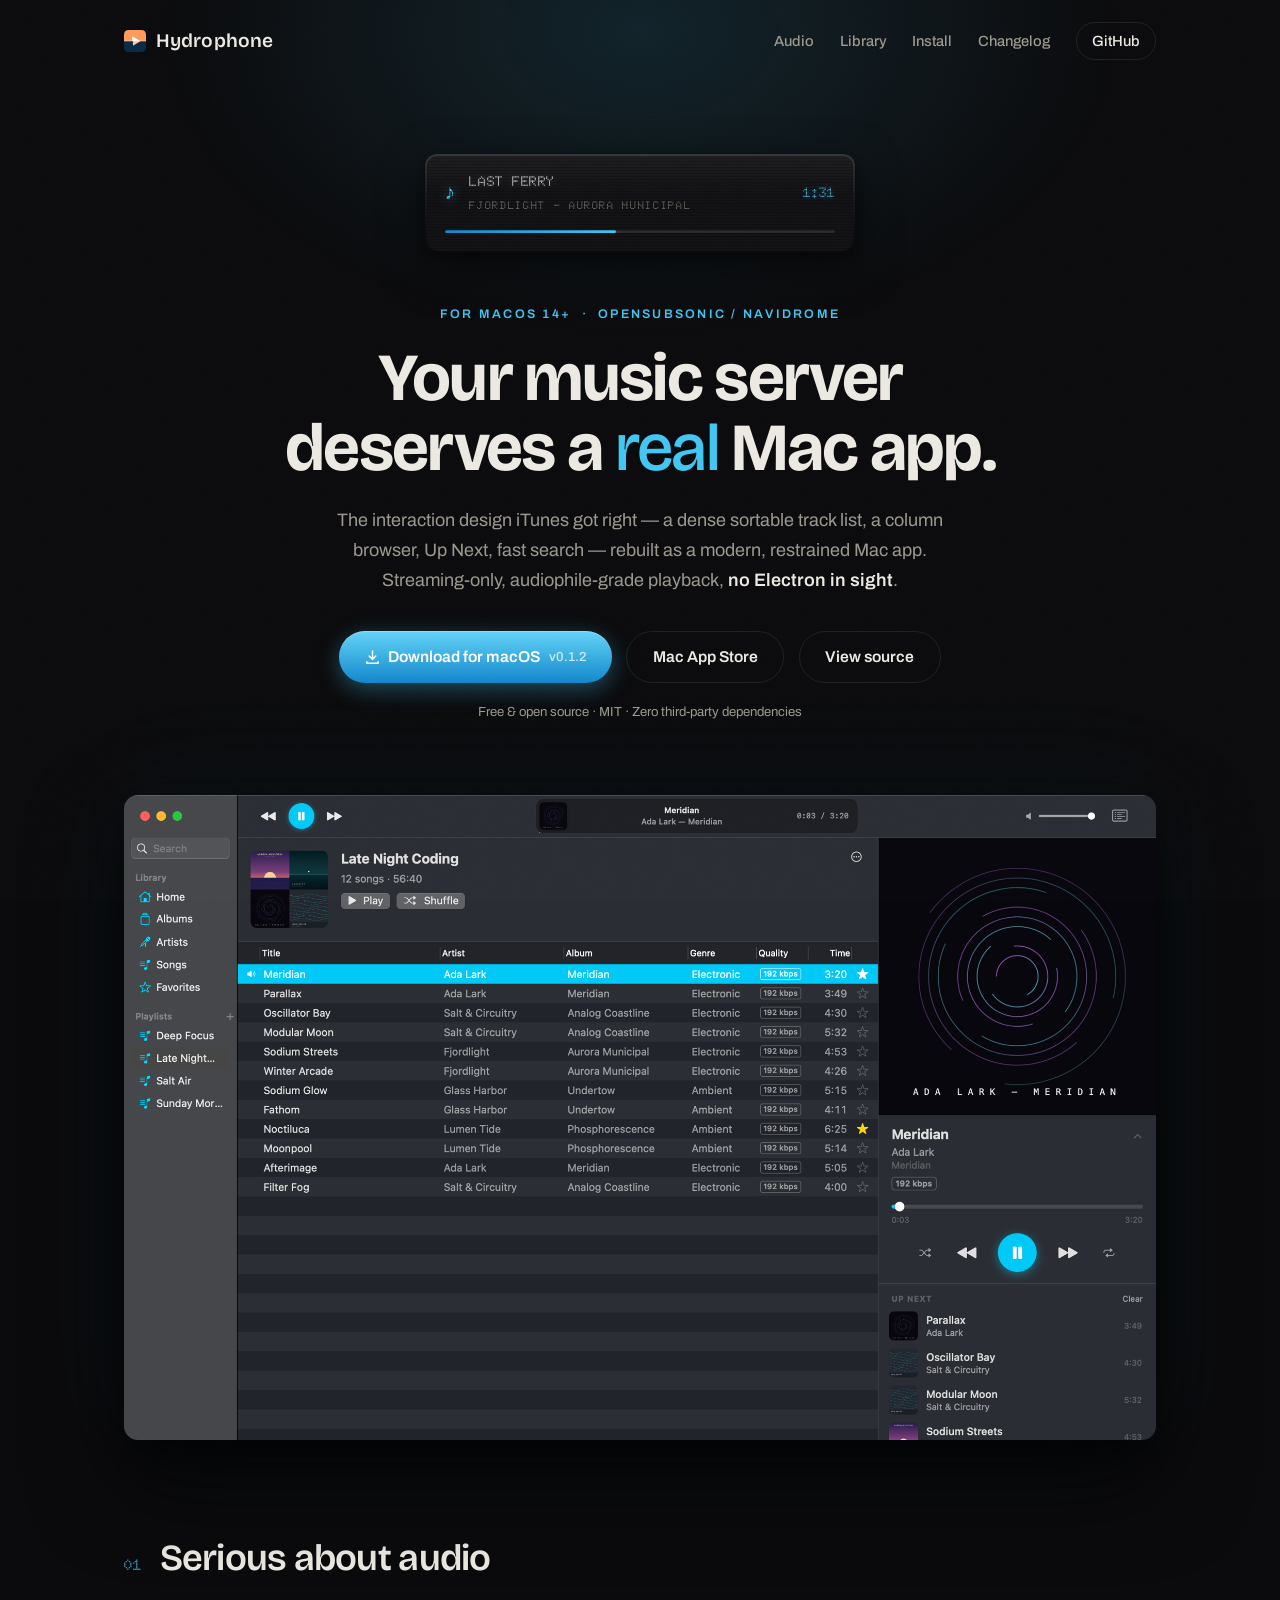
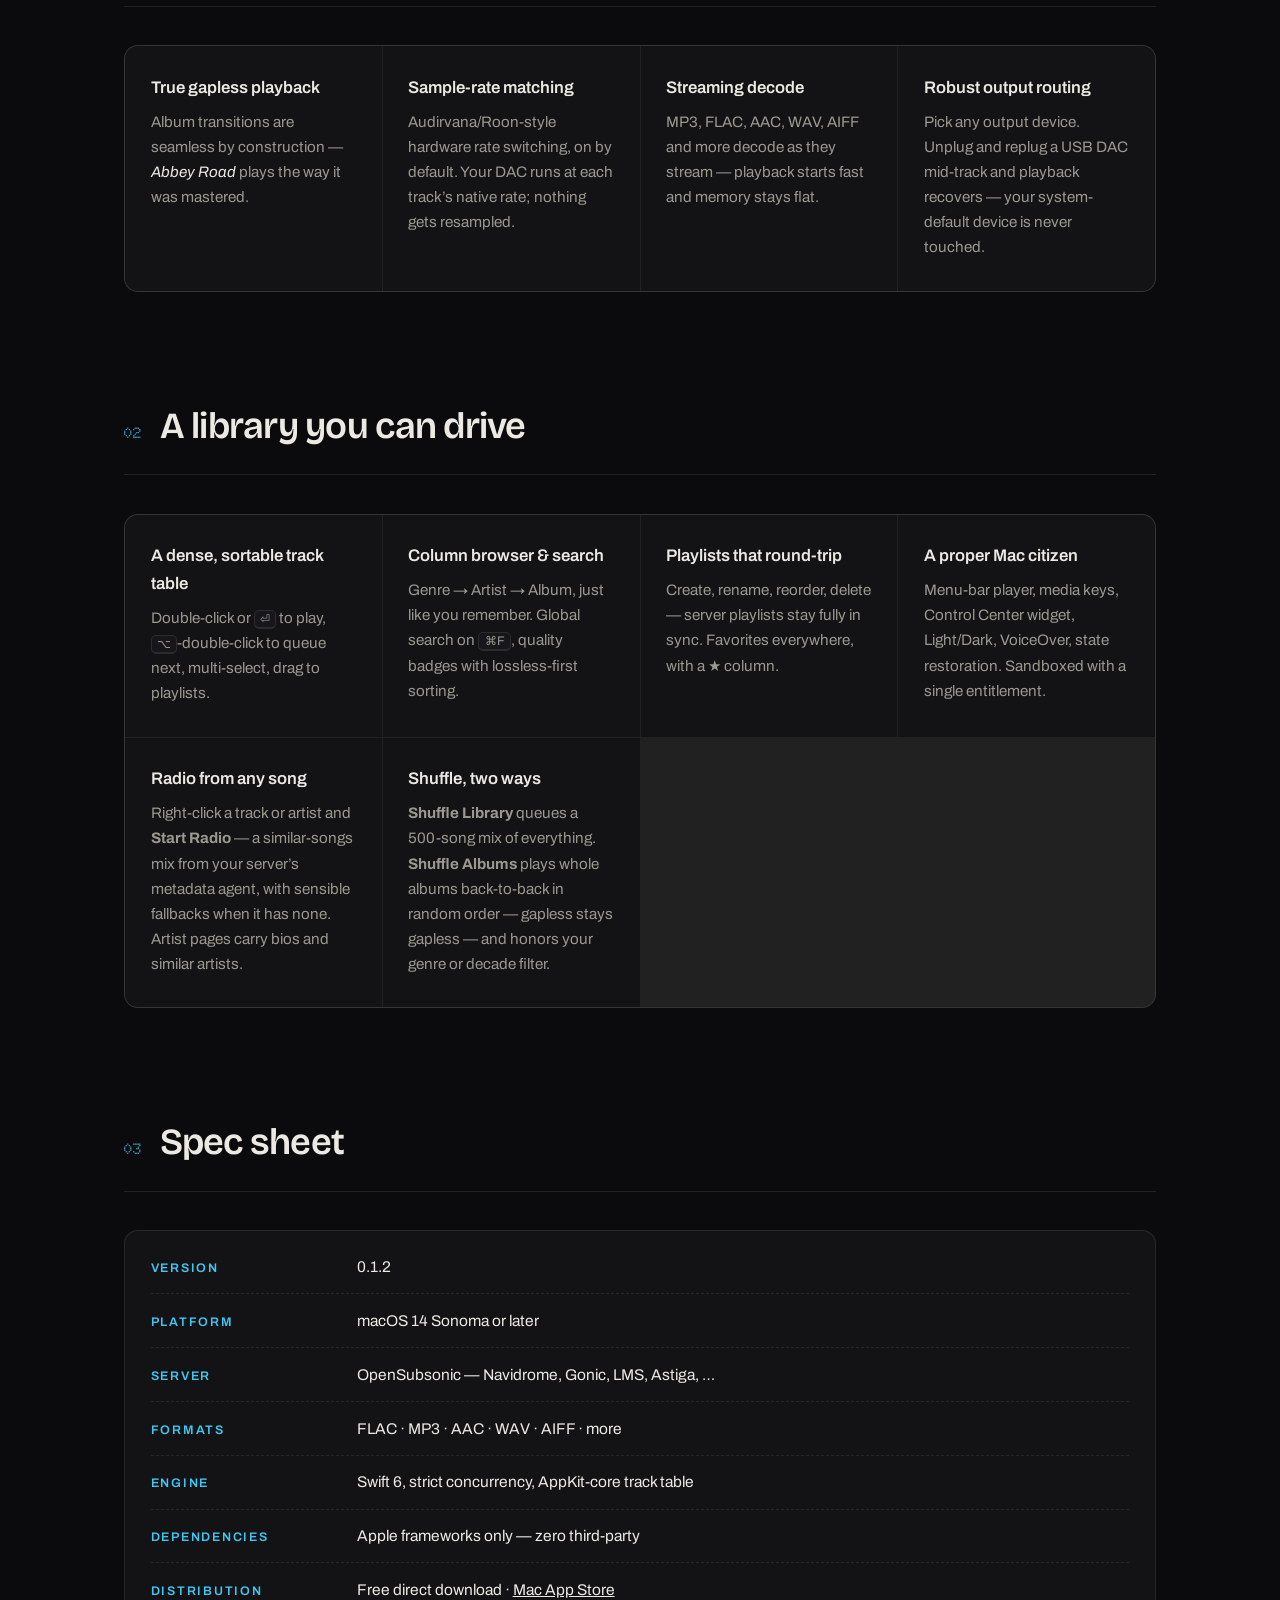
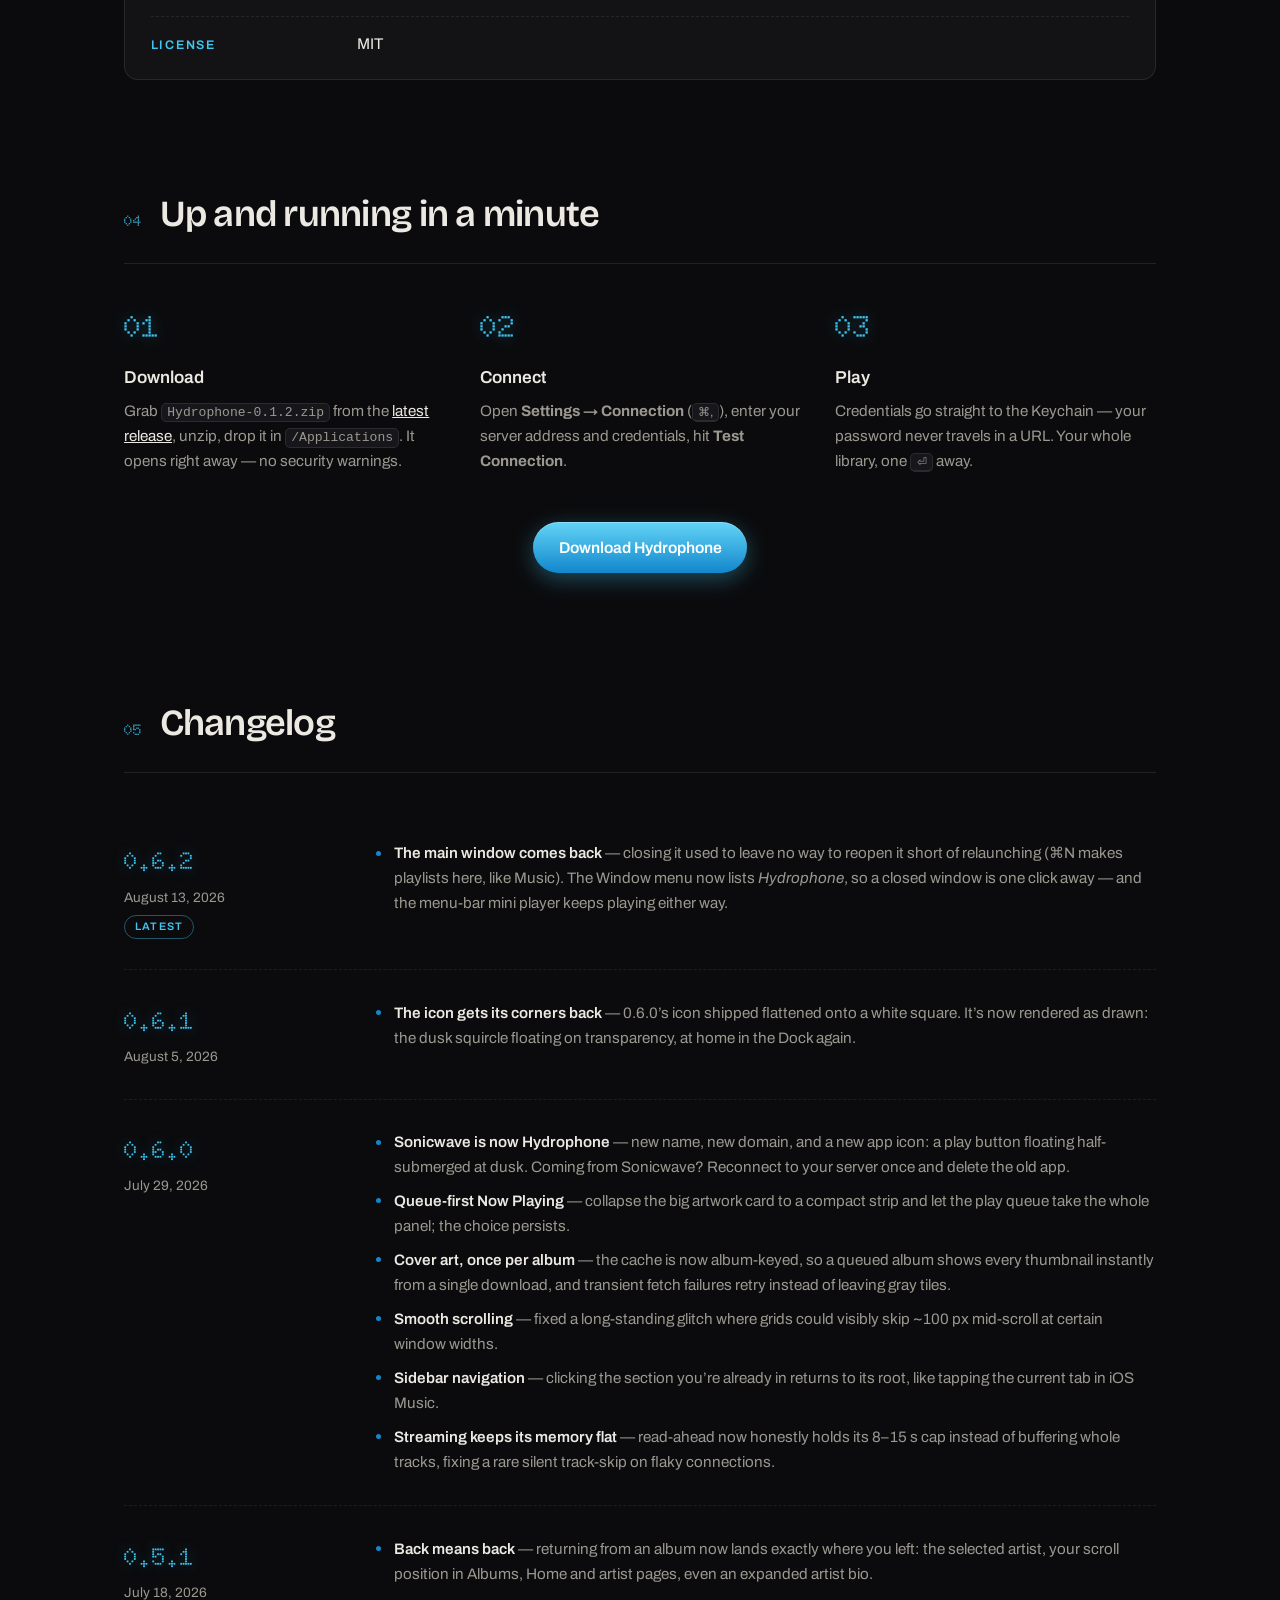
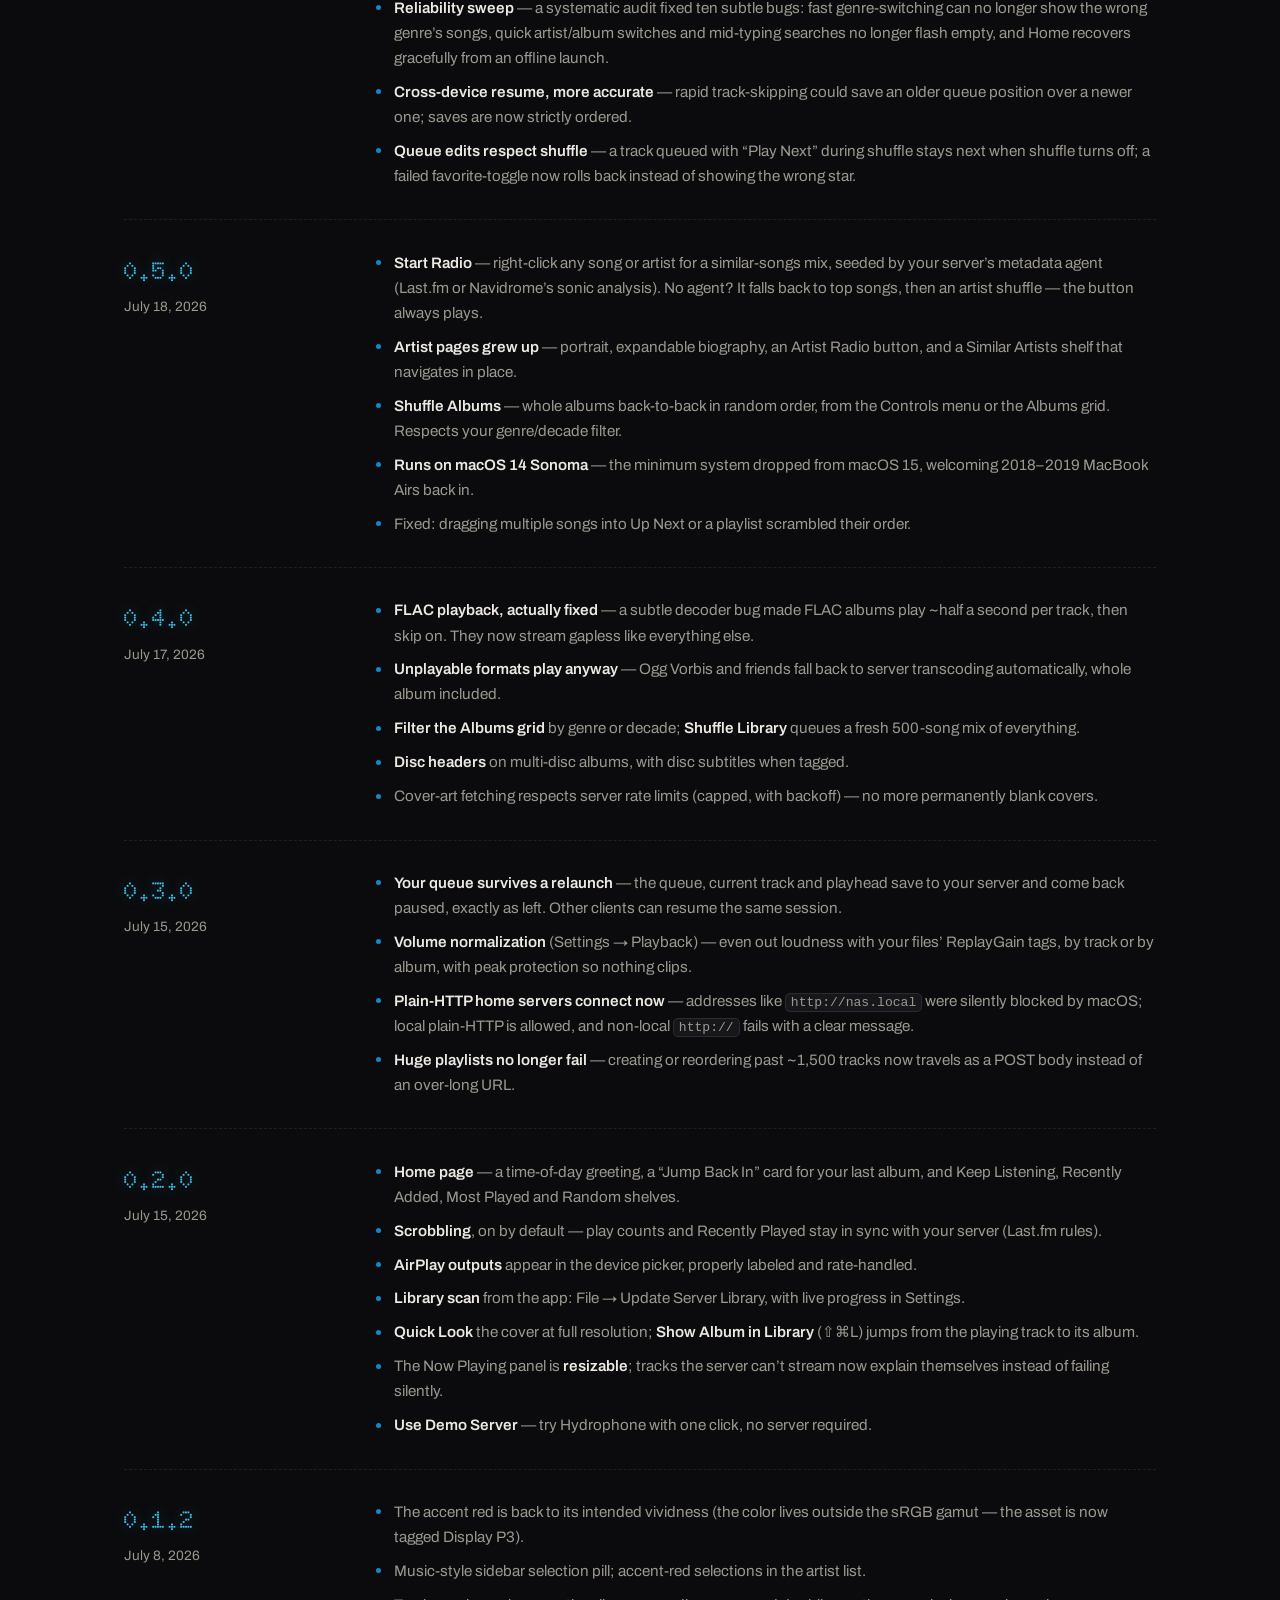
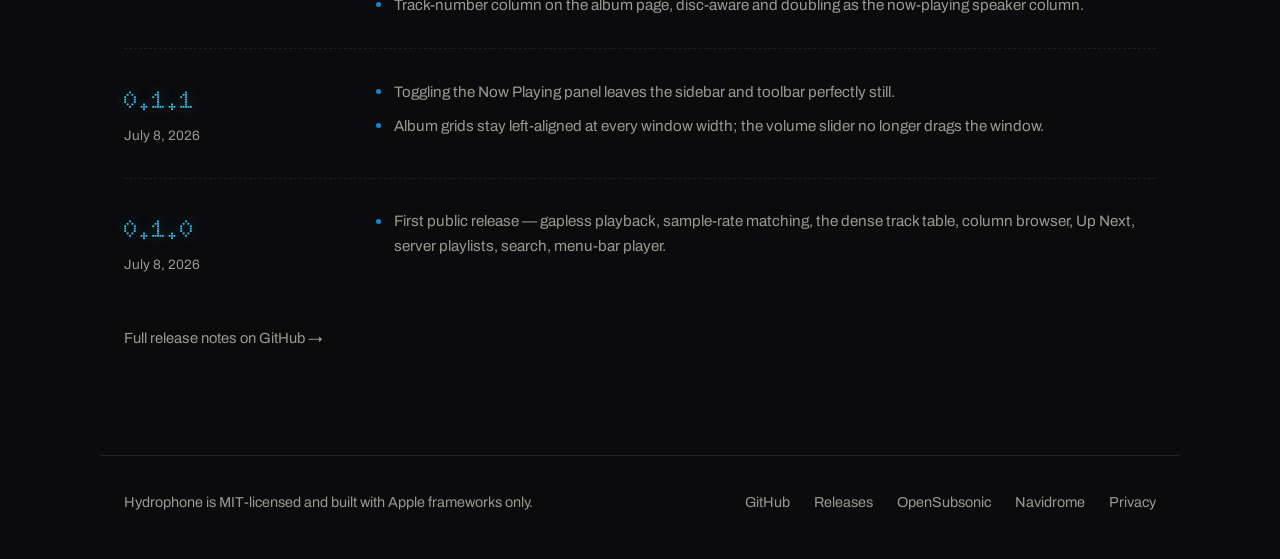
<file: site/index.html>
<!doctype html>
<html lang="en">
<head>
<meta charset="utf-8">
<meta name="viewport" content="width=device-width, initial-scale=1">
<title>Hydrophone — a native macOS player for your own music server</title>
<meta name="description" content="Hydrophone is a native, audiophile-grade macOS music player for OpenSubsonic and Navidrome servers. Gapless playback, sample-rate matching, no Electron.">
<link rel="canonical" href="https://hydrophone.app/">
<meta property="og:url" content="https://hydrophone.app/">
<meta property="og:title" content="Hydrophone">
<meta property="og:description" content="A native macOS music player for your own OpenSubsonic server.">
<meta property="og:image" content="assets/app-window.png">
<link rel="icon" href="data:image/svg+xml,%3Csvg xmlns='http://www.w3.org/2000/svg' viewBox='0 0 32 32'%3E%3Cpath d='M0 16V7q0-7 7-7h18q7 0 7 7v9z' fill='%23ff9a5d'/%3E%3Cpath d='M0 16v9q0 7 7 7h18q7 0 7-7v-9z' fill='%230b2c49'/%3E%3Cpath d='M12 9l11.4 7H12z' fill='%23ffffff'/%3E%3Cpath d='M13 16h11.4L13 23z' fill='%23ffc79b'/%3E%3Cpath d='M0 16h32' stroke='%23fff0d9' stroke-opacity='.7'/%3E%3C/svg%3E">
<link rel="preconnect" href="https://fonts.googleapis.com">
<link rel="preconnect" href="https://fonts.gstatic.com" crossorigin>
<link href="https://fonts.googleapis.com/css2?family=Archivo:wght@400;500;600&family=Bricolage+Grotesque:opsz,wght@12..96,500;12..96,600;12..96,700&family=Doto:wght@600;700&display=swap" rel="stylesheet">
<link rel="stylesheet" href="style.css">
</head>
<body>

<header class="nav">
  <a class="wordmark" href="#">
    <svg viewBox="0 0 32 32" width="22" height="22" aria-hidden="true"><path d="M0 16V7q0-7 7-7h18q7 0 7 7v9z" fill="#ff9a5d"/><path d="M0 16v9q0 7 7 7h18q7 0 7-7v-9z" fill="#0b2c49"/><path d="M12 9l11.4 7H12z" fill="#ffffff"/><path d="M13 16h11.4L13 23z" fill="#ffc79b"/><path d="M0 16h32" stroke="#fff0d9" stroke-opacity=".7"/></svg>
    Hydrophone
  </a>
  <nav>
    <a href="#audio">Audio</a>
    <a href="#library">Library</a>
    <a href="#install">Install</a>
    <a href="#changelog">Changelog</a>
    <a class="nav-gh" href="https://github.com/thijsw/hydrophone">GitHub</a>
  </nav>
</header>

<main>
  <section class="hero">
    <div class="lcd" role="img" aria-label="Playback display showing Last Ferry by Fjordlight">
      <div class="lcd-glass">
        <span class="lcd-note">♪</span>
        <div class="lcd-text">
          <span class="lcd-title">LAST FERRY</span>
          <span class="lcd-artist">FJORDLIGHT — AURORA MUNICIPAL</span>
        </div>
        <span class="lcd-time" id="lcd-time">1:29</span>
        <div class="lcd-progress"><span id="lcd-bar"></span></div>
      </div>
    </div>

    <p class="eyebrow">For macOS 14+ &nbsp;·&nbsp; OpenSubsonic / Navidrome</p>
    <h1>Your music server<br>deserves a <em>real</em> Mac&nbsp;app.</h1>
    <p class="lede">The interaction design iTunes got right — a dense sortable track list, a column
    browser, Up Next, fast search — rebuilt as a modern, restrained Mac app.
    Streaming-only, audiophile-grade playback, <strong>no Electron in sight</strong>.</p>

    <div class="cta">
      <a class="btn-primary" href="https://github.com/thijsw/hydrophone/releases/latest">
        <svg width="15" height="15" viewBox="0 0 16 16" aria-hidden="true"><path d="M8 1v9m0 0L4.5 6.5M8 10l3.5-3.5M2 12.5V14h12v-1.5" fill="none" stroke="currentColor" stroke-width="1.6" stroke-linecap="round" stroke-linejoin="round"/></svg>
        Download for macOS <span class="ver">v<span class="app-version">0.1.2</span></span>
      </a>
      <a class="btn-ghost" href="https://apps.apple.com/app/id6795956982">Mac App&nbsp;Store</a>
      <a class="btn-ghost" href="https://github.com/thijsw/hydrophone">View source</a>
    </div>
    <p class="fineprint">Free &amp; open source · MIT · Zero third-party dependencies</p>
  </section>

  <section class="shot">
    <div class="shot-frame">
      <img src="assets/app-window.png" width="2000" height="1250"
           alt="Hydrophone playing Meridian by Ada Lark: sidebar with library and playlists, a dense sortable track table with quality badges, and a Now Playing panel with artwork and an Up Next queue.">
    </div>
  </section>

  <section class="features" id="audio">
    <div class="section-head reveal">
      <span class="index">01</span>
      <h2>Serious about audio</h2>
    </div>
    <div class="grid">
      <article class="reveal">
        <h3>True gapless playback</h3>
        <p>Album transitions are seamless by construction — <i>Abbey Road</i> plays the way it was mastered.</p>
      </article>
      <article class="reveal">
        <h3>Sample-rate matching</h3>
        <p>Audirvana/Roon-style hardware rate switching, on by default. Your DAC runs at each track&rsquo;s native rate; nothing gets resampled.</p>
      </article>
      <article class="reveal">
        <h3>Streaming decode</h3>
        <p>MP3, FLAC, AAC, WAV, AIFF and more decode as they stream — playback starts fast and memory stays flat.</p>
      </article>
      <article class="reveal">
        <h3>Robust output routing</h3>
        <p>Pick any output device. Unplug and replug a USB DAC mid-track and playback recovers — your system-default device is never touched.</p>
      </article>
    </div>
  </section>

  <section class="features" id="library">
    <div class="section-head reveal">
      <span class="index">02</span>
      <h2>A library you can drive</h2>
    </div>
    <div class="grid">
      <article class="reveal">
        <h3>A dense, sortable track table</h3>
        <p>Double-click or <kbd>⏎</kbd> to play, <kbd>⌥</kbd>-double-click to queue next, multi-select, drag to playlists.</p>
      </article>
      <article class="reveal">
        <h3>Column browser &amp; search</h3>
        <p>Genre → Artist → Album, just like you remember. Global search on <kbd>⌘F</kbd>, quality badges with lossless-first sorting.</p>
      </article>
      <article class="reveal">
        <h3>Playlists that round-trip</h3>
        <p>Create, rename, reorder, delete — server playlists stay fully in sync. Favorites everywhere, with a ★ column.</p>
      </article>
      <article class="reveal">
        <h3>A proper Mac citizen</h3>
        <p>Menu-bar player, media keys, Control Center widget, Light/Dark, VoiceOver, state restoration. Sandboxed with a single entitlement.</p>
      </article>
      <article class="reveal">
        <h3>Radio from any song</h3>
        <p>Right-click a track or artist and <strong>Start Radio</strong> — a similar-songs mix from your server&rsquo;s metadata agent, with sensible fallbacks when it has none. Artist pages carry bios and similar artists.</p>
      </article>
      <article class="reveal">
        <h3>Shuffle, two ways</h3>
        <p><strong>Shuffle Library</strong> queues a 500-song mix of everything. <strong>Shuffle Albums</strong> plays whole albums back-to-back in random order — gapless stays gapless — and honors your genre or decade filter.</p>
      </article>
    </div>
  </section>

  <section class="spec reveal">
    <div class="section-head">
      <span class="index">03</span>
      <h2>Spec sheet</h2>
    </div>
    <dl>
      <div><dt>Version</dt><dd><span class="app-version">0.1.2</span></dd></div>
      <div><dt>Platform</dt><dd>macOS 14 Sonoma or later</dd></div>
      <div><dt>Server</dt><dd>OpenSubsonic — Navidrome, Gonic, LMS, Astiga, …</dd></div>
      <div><dt>Formats</dt><dd>FLAC · MP3 · AAC · WAV · AIFF · more</dd></div>
      <div><dt>Engine</dt><dd>Swift 6, strict concurrency, AppKit-core track table</dd></div>
      <div><dt>Dependencies</dt><dd>Apple frameworks only — zero third-party</dd></div>
      <div><dt>Distribution</dt><dd>Free direct download · <a href="https://apps.apple.com/app/id6795956982">Mac App Store</a></dd></div>
      <div><dt>License</dt><dd>MIT</dd></div>
    </dl>
  </section>

  <section class="install reveal" id="install">
    <div class="section-head">
      <span class="index">04</span>
      <h2>Up and running in a minute</h2>
    </div>
    <ol class="steps">
      <li>
        <h3>Download</h3>
        <p>Grab <code>Hydrophone-<span class="app-version">0.1.2</span>.zip</code> from the <a href="https://github.com/thijsw/hydrophone/releases/latest">latest release</a>, unzip, drop it in <code>/Applications</code>. It opens right away — no security warnings.</p>
      </li>
      <li>
        <h3>Connect</h3>
        <p>Open <strong>Settings → Connection</strong> (<kbd>⌘,</kbd>), enter your server address and credentials, hit <strong>Test Connection</strong>.</p>
      </li>
      <li>
        <h3>Play</h3>
        <p>Credentials go straight to the Keychain — your password never travels in a URL. Your whole library, one <kbd>⏎</kbd> away.</p>
      </li>
    </ol>
    <div class="cta center">
      <a class="btn-primary" href="https://github.com/thijsw/hydrophone/releases/latest">Download Hydrophone</a>
    </div>
  </section>

  <section class="changelog reveal" id="changelog">
    <div class="section-head">
      <span class="index">05</span>
      <h2>Changelog</h2>
    </div>

    <article class="release">
      <header>
        <span class="release-ver">0.6.2</span>
        <time datetime="2026-08-13">August 13, 2026</time>
        <span class="release-badge">Latest</span>
      </header>
      <ul>
        <li><strong>The main window comes back</strong> — closing it used to leave no way to reopen it short of relaunching (&#8984;N makes playlists here, like Music). The Window menu now lists <em>Hydrophone</em>, so a closed window is one click away — and the menu-bar mini player keeps playing either way.</li>
      </ul>
    </article>

    <article class="release">
      <header>
        <span class="release-ver">0.6.1</span>
        <time datetime="2026-08-05">August 5, 2026</time>
      </header>
      <ul>
        <li><strong>The icon gets its corners back</strong> — 0.6.0&rsquo;s icon shipped flattened onto a white square. It&rsquo;s now rendered as drawn: the dusk squircle floating on transparency, at home in the Dock again.</li>
      </ul>
    </article>

    <article class="release">
      <header>
        <span class="release-ver">0.6.0</span>
        <time datetime="2026-07-29">July 29, 2026</time>
      </header>
      <ul>
        <li><strong>Sonicwave is now Hydrophone</strong> — new name, new domain, and a new app icon: a play button floating half-submerged at dusk. Coming from Sonicwave? Reconnect to your server once and delete the old app.</li>
        <li><strong>Queue-first Now Playing</strong> — collapse the big artwork card to a compact strip and let the play queue take the whole panel; the choice persists.</li>
        <li><strong>Cover art, once per album</strong> — the cache is now album-keyed, so a queued album shows every thumbnail instantly from a single download, and transient fetch failures retry instead of leaving gray tiles.</li>
        <li><strong>Smooth scrolling</strong> — fixed a long-standing glitch where grids could visibly skip ~100&nbsp;px mid-scroll at certain window widths.</li>
        <li><strong>Sidebar navigation</strong> — clicking the section you&rsquo;re already in returns to its root, like tapping the current tab in iOS Music.</li>
        <li><strong>Streaming keeps its memory flat</strong> — read-ahead now honestly holds its 8&ndash;15&nbsp;s cap instead of buffering whole tracks, fixing a rare silent track-skip on flaky connections.</li>
      </ul>
    </article>

    <article class="release">
      <header>
        <span class="release-ver">0.5.1</span>
        <time datetime="2026-07-18">July 18, 2026</time>
      </header>
      <ul>
        <li><strong>Back means back</strong> — returning from an album now lands exactly where you left: the selected artist, your scroll position in Albums, Home and artist pages, even an expanded artist bio.</li>
        <li><strong>Reliability sweep</strong> — a systematic audit fixed ten subtle bugs: fast genre-switching can no longer show the wrong genre&rsquo;s songs, quick artist/album switches and mid-typing searches no longer flash empty, and Home recovers gracefully from an offline launch.</li>
        <li><strong>Cross-device resume, more accurate</strong> — rapid track-skipping could save an older queue position over a newer one; saves are now strictly ordered.</li>
        <li><strong>Queue edits respect shuffle</strong> — a track queued with &ldquo;Play Next&rdquo; during shuffle stays next when shuffle turns off; a failed favorite-toggle now rolls back instead of showing the wrong star.</li>
      </ul>
    </article>

    <article class="release">
      <header>
        <span class="release-ver">0.5.0</span>
        <time datetime="2026-07-18">July 18, 2026</time>
      </header>
      <ul>
        <li><strong>Start Radio</strong> — right-click any song or artist for a similar-songs mix, seeded by your server&rsquo;s metadata agent (Last.fm or Navidrome&rsquo;s sonic analysis). No agent? It falls back to top songs, then an artist shuffle — the button always plays.</li>
        <li><strong>Artist pages grew up</strong> — portrait, expandable biography, an Artist Radio button, and a Similar Artists shelf that navigates in place.</li>
        <li><strong>Shuffle Albums</strong> — whole albums back-to-back in random order, from the Controls menu or the Albums grid. Respects your genre/decade filter.</li>
        <li><strong>Runs on macOS 14 Sonoma</strong> — the minimum system dropped from macOS 15, welcoming 2018–2019 MacBook Airs back in.</li>
        <li>Fixed: dragging multiple songs into Up Next or a playlist scrambled their order.</li>
      </ul>
    </article>

    <article class="release">
      <header>
        <span class="release-ver">0.4.0</span>
        <time datetime="2026-07-17">July 17, 2026</time>
      </header>
      <ul>
        <li><strong>FLAC playback, actually fixed</strong> — a subtle decoder bug made FLAC albums play ~half a second per track, then skip on. They now stream gapless like everything else.</li>
        <li><strong>Unplayable formats play anyway</strong> — Ogg Vorbis and friends fall back to server transcoding automatically, whole album included.</li>
        <li><strong>Filter the Albums grid</strong> by genre or decade; <strong>Shuffle Library</strong> queues a fresh 500-song mix of everything.</li>
        <li><strong>Disc headers</strong> on multi-disc albums, with disc subtitles when tagged.</li>
        <li>Cover-art fetching respects server rate limits (capped, with backoff) — no more permanently blank covers.</li>
      </ul>
    </article>

    <article class="release">
      <header>
        <span class="release-ver">0.3.0</span>
        <time datetime="2026-07-15">July 15, 2026</time>
      </header>
      <ul>
        <li><strong>Your queue survives a relaunch</strong> — the queue, current track and playhead save to your server and come back paused, exactly as left. Other clients can resume the same session.</li>
        <li><strong>Volume normalization</strong> (Settings → Playback) — even out loudness with your files&rsquo; ReplayGain tags, by track or by album, with peak protection so nothing clips.</li>
        <li><strong>Plain-HTTP home servers connect now</strong> — addresses like <code>http://nas.local</code> were silently blocked by macOS; local plain-HTTP is allowed, and non-local <code>http://</code> fails with a clear message.</li>
        <li><strong>Huge playlists no longer fail</strong> — creating or reordering past ~1,500 tracks now travels as a POST body instead of an over-long URL.</li>
      </ul>
    </article>

    <article class="release">
      <header>
        <span class="release-ver">0.2.0</span>
        <time datetime="2026-07-15">July 15, 2026</time>
      </header>
      <ul>
        <li><strong>Home page</strong> — a time-of-day greeting, a &ldquo;Jump Back In&rdquo; card for your last album, and Keep Listening, Recently Added, Most Played and Random shelves.</li>
        <li><strong>Scrobbling</strong>, on by default — play counts and Recently Played stay in sync with your server (Last.fm rules).</li>
        <li><strong>AirPlay outputs</strong> appear in the device picker, properly labeled and rate-handled.</li>
        <li><strong>Library scan</strong> from the app: File → Update Server Library, with live progress in Settings.</li>
        <li><strong>Quick Look</strong> the cover at full resolution; <strong>Show Album in Library</strong> (⇧⌘L) jumps from the playing track to its album.</li>
        <li>The Now Playing panel is <strong>resizable</strong>; tracks the server can&rsquo;t stream now explain themselves instead of failing silently.</li>
        <li><strong>Use Demo Server</strong> — try Hydrophone with one click, no server required.</li>
      </ul>
    </article>

    <article class="release">
      <header>
        <span class="release-ver">0.1.2</span>
        <time datetime="2026-07-08">July 8, 2026</time>
      </header>
      <ul>
        <li>The accent red is back to its intended vividness (the color lives outside the sRGB gamut — the asset is now tagged Display P3).</li>
        <li>Music-style sidebar selection pill; accent-red selections in the artist list.</li>
        <li>Track-number column on the album page, disc-aware and doubling as the now-playing speaker column.</li>
      </ul>
    </article>

    <article class="release">
      <header>
        <span class="release-ver">0.1.1</span>
        <time datetime="2026-07-08">July 8, 2026</time>
      </header>
      <ul>
        <li>Toggling the Now Playing panel leaves the sidebar and toolbar perfectly still.</li>
        <li>Album grids stay left-aligned at every window width; the volume slider no longer drags the window.</li>
      </ul>
    </article>

    <article class="release">
      <header>
        <span class="release-ver">0.1.0</span>
        <time datetime="2026-07-08">July 8, 2026</time>
      </header>
      <ul>
        <li>First public release — gapless playback, sample-rate matching, the dense track table, column browser, Up Next, server playlists, search, menu-bar player.</li>
      </ul>
    </article>

    <p class="changelog-more"><a href="https://github.com/thijsw/hydrophone/releases">Full release notes on GitHub →</a></p>
  </section>
</main>

<footer>
  <p>Hydrophone is MIT-licensed and built with Apple frameworks only.</p>
  <nav>
    <a href="https://github.com/thijsw/hydrophone">GitHub</a>
    <a href="https://github.com/thijsw/hydrophone/releases">Releases</a>
    <a href="https://opensubsonic.netlify.app/">OpenSubsonic</a>
    <a href="https://www.navidrome.org/">Navidrome</a>
    <a href="privacy.html">Privacy</a>
  </nav>
</footer>

<script>
  // LCD: tick the counter and progress from 1:29 toward 3:27, then loop.
  (function () {
    var t = 89, total = 207;
    var time = document.getElementById('lcd-time');
    var bar = document.getElementById('lcd-bar');
    if (window.matchMedia('(prefers-reduced-motion: reduce)').matches) {
      bar.style.width = (t / total * 100) + '%';
      return;
    }
    setInterval(function () {
      t = t >= total ? 0 : t + 1;
      time.textContent = Math.floor(t / 60) + ':' + String(t % 60).padStart(2, '0');
      bar.style.width = (t / total * 100) + '%';
    }, 1000);
  })();

  // Scroll reveals
  (function () {
    if (window.matchMedia('(prefers-reduced-motion: reduce)').matches) return;
    var io = new IntersectionObserver(function (entries) {
      entries.forEach(function (e) {
        if (e.isIntersecting) { e.target.classList.add('in'); io.unobserve(e.target); }
      });
    }, { threshold: 0.15 });
    document.querySelectorAll('.reveal').forEach(function (el) { io.observe(el); });
  })();
</script>
</body>
</html>
</file>
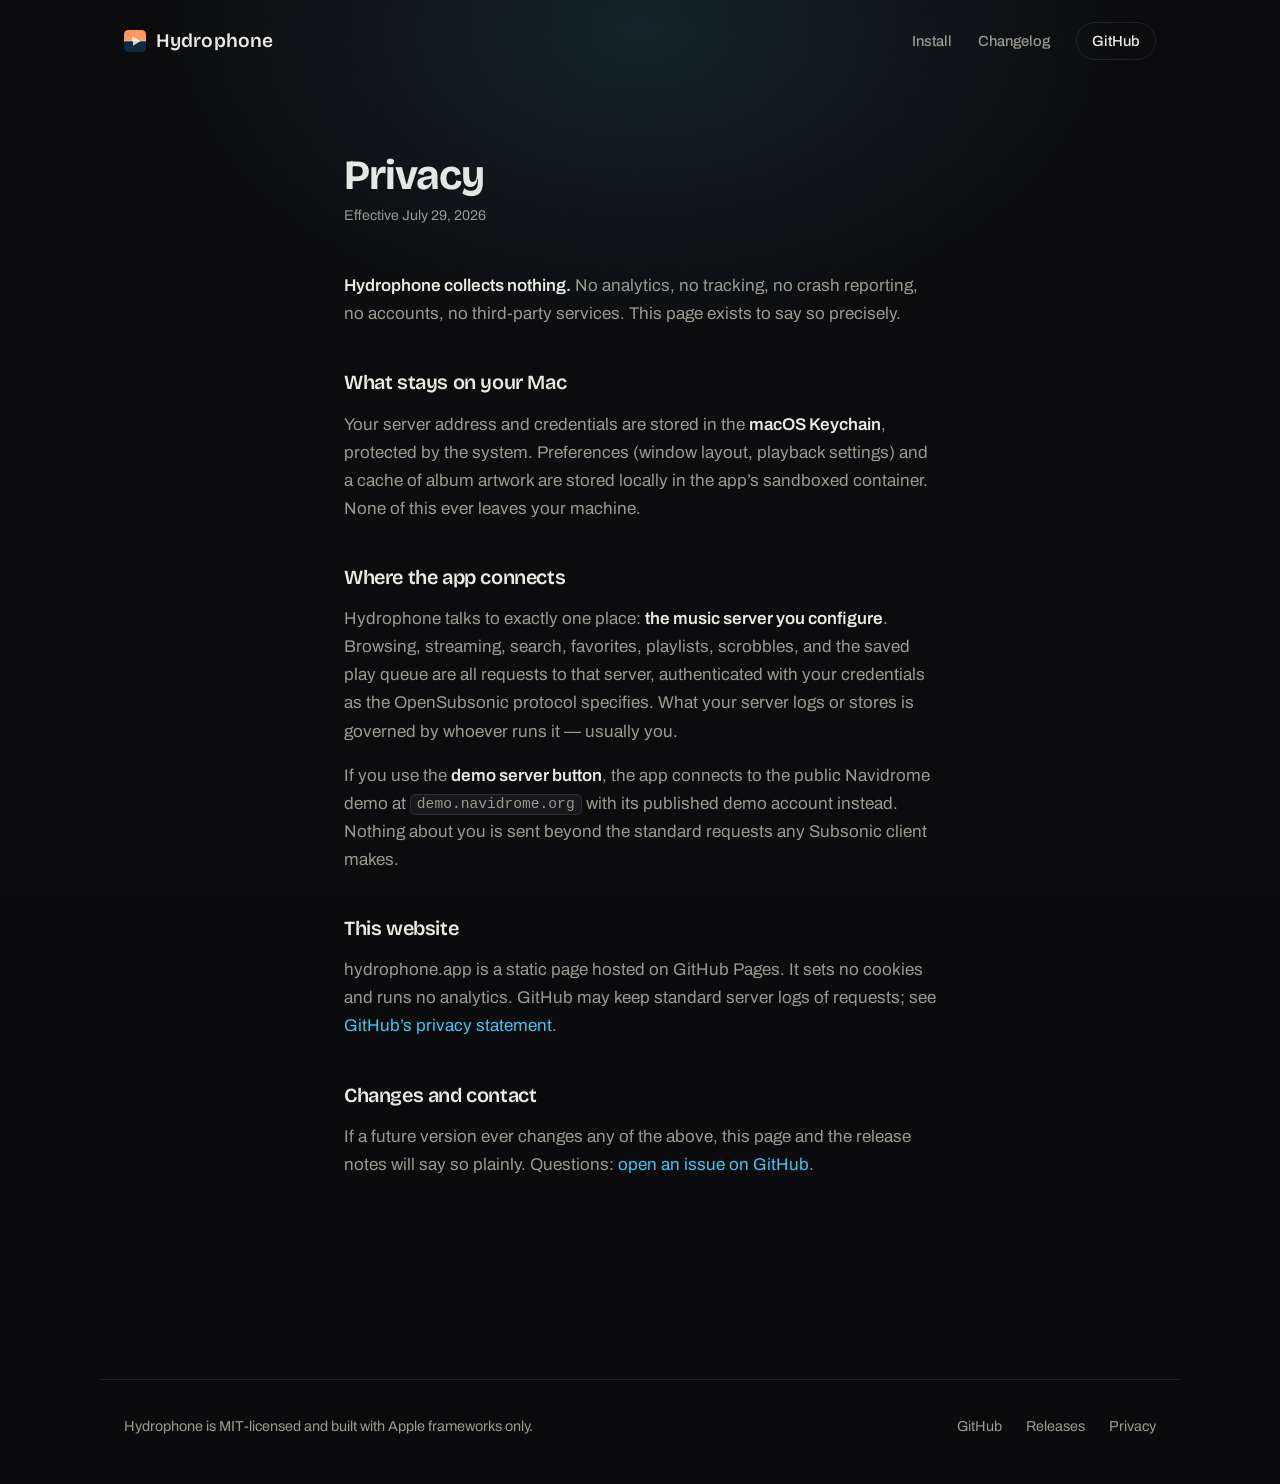
<file: site/privacy.html>
<!doctype html>
<html lang="en">
<head>
<meta charset="utf-8">
<meta name="viewport" content="width=device-width, initial-scale=1">
<title>Privacy — Hydrophone</title>
<meta name="description" content="Hydrophone collects nothing. Your credentials stay in the macOS Keychain, and the app talks only to the music server you configure.">
<link rel="canonical" href="https://hydrophone.app/privacy.html">
<link rel="icon" href="data:image/svg+xml,%3Csvg xmlns='http://www.w3.org/2000/svg' viewBox='0 0 32 32'%3E%3Cpath d='M0 16V7q0-7 7-7h18q7 0 7 7v9z' fill='%23ff9a5d'/%3E%3Cpath d='M0 16v9q0 7 7 7h18q7 0 7-7v-9z' fill='%230b2c49'/%3E%3Cpath d='M12 9l11.4 7H12z' fill='%23ffffff'/%3E%3Cpath d='M13 16h11.4L13 23z' fill='%23ffc79b'/%3E%3Cpath d='M0 16h32' stroke='%23fff0d9' stroke-opacity='.7'/%3E%3C/svg%3E">
<link rel="preconnect" href="https://fonts.googleapis.com">
<link rel="preconnect" href="https://fonts.gstatic.com" crossorigin>
<link href="https://fonts.googleapis.com/css2?family=Archivo:wght@400;500;600&family=Bricolage+Grotesque:opsz,wght@12..96,500;12..96,600;12..96,700&display=swap" rel="stylesheet">
<link rel="stylesheet" href="style.css">
<style>
  .legal {
    max-width: 640px;
    margin: 0 auto;
    padding: 4.5rem 1.5rem 6rem;
  }
  .legal h1 {
    font-size: clamp(2rem, 5vw, 2.6rem);
    margin-bottom: 0.4rem;
  }
  .legal .updated {
    color: var(--muted);
    font-size: 0.88rem;
    margin-bottom: 2.8rem;
  }
  .legal h2 {
    font-family: var(--display);
    font-size: 1.25rem;
    margin: 2.4rem 0 0.7rem;
  }
  .legal p { color: var(--muted); margin-bottom: 1rem; }
  .legal p strong { color: var(--text); font-weight: 600; }
  .legal a { color: var(--accent); text-decoration: none; }
  .legal a:hover { text-decoration: underline; }
</style>
</head>
<body>

<header class="nav">
  <a class="wordmark" href="./">
    <svg viewBox="0 0 32 32" width="22" height="22" aria-hidden="true"><path d="M0 16V7q0-7 7-7h18q7 0 7 7v9z" fill="#ff9a5d"/><path d="M0 16v9q0 7 7 7h18q7 0 7-7v-9z" fill="#0b2c49"/><path d="M12 9l11.4 7H12z" fill="#ffffff"/><path d="M13 16h11.4L13 23z" fill="#ffc79b"/><path d="M0 16h32" stroke="#fff0d9" stroke-opacity=".7"/></svg>
    Hydrophone
  </a>
  <nav>
    <a href="./#install">Install</a>
    <a href="./#changelog">Changelog</a>
    <a class="nav-gh" href="https://github.com/thijsw/hydrophone">GitHub</a>
  </nav>
</header>

<main>
  <section class="legal">
    <h1>Privacy</h1>
    <p class="updated">Effective July 29, 2026</p>

    <p><strong>Hydrophone collects nothing.</strong> No analytics, no tracking,
    no crash reporting, no accounts, no third-party services. This page exists
    to say so precisely.</p>

    <h2>What stays on your Mac</h2>
    <p>Your server address and credentials are stored in the <strong>macOS
    Keychain</strong>, protected by the system. Preferences (window layout,
    playback settings) and a cache of album artwork are stored locally in the
    app&rsquo;s sandboxed container. None of this ever leaves your machine.</p>

    <h2>Where the app connects</h2>
    <p>Hydrophone talks to exactly one place: <strong>the music server you
    configure</strong>. Browsing, streaming, search, favorites, playlists,
    scrobbles, and the saved play queue are all requests to that server,
    authenticated with your credentials as the OpenSubsonic protocol
    specifies. What your server logs or stores is governed by whoever runs
    it — usually you.</p>
    <p>If you use the <strong>demo server button</strong>, the app connects to
    the public Navidrome demo at <code>demo.navidrome.org</code> with its
    published demo account instead. Nothing about you is sent beyond the
    standard requests any Subsonic client makes.</p>

    <h2>This website</h2>
    <p>hydrophone.app is a static page hosted on GitHub Pages. It sets no
    cookies and runs no analytics. GitHub may keep standard server logs of
    requests; see
    <a href="https://docs.github.com/en/site-policy/privacy-policies/github-general-privacy-statement">GitHub&rsquo;s privacy statement</a>.</p>

    <h2>Changes and contact</h2>
    <p>If a future version ever changes any of the above, this page and the
    release notes will say so plainly. Questions:
    <a href="https://github.com/thijsw/hydrophone/issues">open an issue on
    GitHub</a>.</p>
  </section>
</main>

<footer>
  <p>Hydrophone is MIT-licensed and built with Apple frameworks only.</p>
  <nav>
    <a href="https://github.com/thijsw/hydrophone">GitHub</a>
    <a href="https://github.com/thijsw/hydrophone/releases">Releases</a>
    <a href="privacy.html">Privacy</a>
  </nav>
</footer>

</body>
</html>
</file>
<file: site/style.css>
/* ————— Hydrophone landing — dark hi-fi ————— */

:root {
  --bg: #0b0b0d;
  --panel: #131316;
  --panel-2: #17171b;
  --line: rgba(255, 255, 255, 0.09);
  --text: #ece9e3;
  --muted: #9b988f;
  --accent: #41c6f2;
  --accent-deep: #1287cc;
  --display: "Bricolage Grotesque", "Archivo", sans-serif;
  --body: "Archivo", -apple-system, sans-serif;
  --lcd-font: "Doto", monospace;
}

* { margin: 0; padding: 0; box-sizing: border-box; }

html { scroll-behavior: smooth; }

body {
  background: var(--bg);
  color: var(--text);
  font-family: var(--body);
  font-size: 1.0625rem;
  line-height: 1.65;
  -webkit-font-smoothing: antialiased;
  overflow-x: hidden;
}

/* Grain + top glow atmosphere */
body::before {
  content: "";
  position: fixed;
  inset: 0;
  pointer-events: none;
  z-index: 2;
  opacity: 0.5;
  background-image: url("data:image/svg+xml,%3Csvg xmlns='http://www.w3.org/2000/svg' width='120' height='120'%3E%3Cfilter id='n'%3E%3CfeTurbulence type='fractalNoise' baseFrequency='0.9' numOctaves='2'/%3E%3CfeColorMatrix values='0 0 0 0 1 0 0 0 0 1 0 0 0 0 1 0 0 0 0.035 0'/%3E%3C/filter%3E%3Crect width='120' height='120' filter='url(%23n)'/%3E%3C/svg%3E");
}
body::after {
  content: "";
  position: absolute;
  top: -320px;
  left: 50%;
  width: 1100px;
  height: 700px;
  transform: translateX(-50%);
  pointer-events: none;
  background: radial-gradient(ellipse at center, rgba(65, 198, 242, 0.13), transparent 62%);
}

a { color: inherit; }
::selection { background: var(--accent); color: #fff; }

kbd {
  font-family: var(--body);
  font-size: 0.82em;
  border: 1px solid var(--line);
  border-bottom-width: 2px;
  border-radius: 5px;
  padding: 0.08em 0.42em;
  background: var(--panel-2);
  white-space: nowrap;
}

code {
  font-family: ui-monospace, "SF Mono", Menlo, monospace;
  font-size: 0.86em;
  background: var(--panel-2);
  border: 1px solid var(--line);
  border-radius: 5px;
  padding: 0.1em 0.4em;
}

/* ————— Nav ————— */

.nav {
  position: relative;
  z-index: 3;
  max-width: 1080px;
  margin: 0 auto;
  padding: 1.4rem 1.5rem;
  display: flex;
  align-items: center;
  justify-content: space-between;
}

.wordmark {
  display: flex;
  align-items: center;
  gap: 0.6rem;
  font-family: var(--display);
  font-size: 1.2rem;
  font-weight: 600;
  text-decoration: none;
  letter-spacing: 0.01em;
}

.nav nav { display: flex; gap: 1.6rem; align-items: center; }

.nav nav a {
  text-decoration: none;
  color: var(--muted);
  font-size: 0.92rem;
  font-weight: 500;
  transition: color 0.2s;
}
.nav nav a:hover { color: var(--text); }

.nav-gh {
  color: var(--text) !important;
  border: 1px solid var(--line);
  border-radius: 99px;
  padding: 0.35rem 0.95rem;
}
.nav-gh:hover { border-color: rgba(255, 255, 255, 0.25); }

/* ————— Hero ————— */

.hero {
  position: relative;
  z-index: 1;
  max-width: 820px;
  margin: 0 auto;
  padding: 4.5rem 1.5rem 3rem;
  text-align: center;
}

/* The LCD — the iTunes-style readout from the app's toolbar */
.lcd {
  width: min(430px, 100%);
  margin: 0 auto 3.2rem;
  border-radius: 12px;
  padding: 2px;
  background: linear-gradient(180deg, rgba(255,255,255,0.14), rgba(255,255,255,0.03) 45%, rgba(0,0,0,0.4));
  box-shadow: 0 14px 44px rgba(0, 0, 0, 0.55), 0 3px 10px rgba(0, 0, 0, 0.4);
  animation: lcd-drop 0.9s cubic-bezier(0.16, 1, 0.3, 1) both;
}

@keyframes lcd-drop {
  from { opacity: 0; transform: translateY(-18px) scale(0.96); }
}

.lcd-glass {
  position: relative;
  display: grid;
  grid-template-columns: auto 1fr auto;
  align-items: center;
  gap: 0.9rem;
  padding: 0.85rem 1.1rem 1.15rem;
  border-radius: 10px;
  background:
    linear-gradient(180deg, rgba(255,255,255,0.055), transparent 38%),
    #121114;
  overflow: hidden;
}

/* scanlines */
.lcd-glass::after {
  content: "";
  position: absolute;
  inset: 0;
  pointer-events: none;
  background: repeating-linear-gradient(0deg, transparent 0 2px, rgba(0, 0, 0, 0.22) 2px 3px);
}

.lcd-note {
  color: var(--accent);
  font-size: 1.3rem;
  text-shadow: 0 0 12px rgba(65, 198, 242, 0.8);
  animation: pulse 2.4s ease-in-out infinite;
}

@keyframes pulse {
  0%, 100% { opacity: 1; }
  50% { opacity: 0.55; }
}

.lcd-text {
  display: flex;
  flex-direction: column;
  gap: 0.28rem;
  text-align: left;
  min-width: 0;
}

.lcd-title, .lcd-artist, .lcd-time {
  font-family: var(--lcd-font);
  font-weight: 700;
  white-space: nowrap;
  overflow: hidden;
  text-overflow: ellipsis;
}

.lcd-title {
  font-size: 0.88rem;
  letter-spacing: 0.04em;
  color: #f3f1ec;
  text-shadow: 0 0 10px rgba(243, 241, 236, 0.35);
}

.lcd-artist {
  font-size: 0.68rem;
  letter-spacing: 0.06em;
  color: #8b8880;
}

.lcd-time {
  font-size: 0.85rem;
  color: var(--accent);
  text-shadow: 0 0 10px rgba(65, 198, 242, 0.6);
  font-variant-numeric: tabular-nums;
}

.lcd-progress {
  grid-column: 1 / -1;
  height: 3px;
  border-radius: 3px;
  background: rgba(255, 255, 255, 0.1);
  overflow: hidden;
}

.lcd-progress span {
  display: block;
  height: 100%;
  width: 43%;
  border-radius: 3px;
  background: linear-gradient(90deg, var(--accent-deep), var(--accent));
  box-shadow: 0 0 8px rgba(65, 198, 242, 0.7);
  transition: width 1s linear;
}

.eyebrow {
  font-size: 0.78rem;
  font-weight: 600;
  letter-spacing: 0.18em;
  text-transform: uppercase;
  color: var(--accent);
  margin-bottom: 1.2rem;
}

h1 {
  font-family: var(--display);
  font-size: clamp(2.5rem, 6.2vw, 4.2rem);
  font-weight: 700;
  line-height: 1.04;
  letter-spacing: -0.025em;
  margin-bottom: 1.4rem;
  text-wrap: balance;
}

h1 em {
  font-style: normal;
  font-weight: 500;
  color: var(--accent);
}

.lede {
  max-width: 620px;
  margin: 0 auto 2.2rem;
  color: var(--muted);
  font-size: 1.125rem;
  text-wrap: pretty;
}

.lede strong { color: var(--text); font-weight: 600; }

.cta {
  display: flex;
  gap: 0.9rem;
  justify-content: center;
  flex-wrap: wrap;
  margin-bottom: 1.1rem;
}

.btn-primary, .btn-ghost {
  display: inline-flex;
  align-items: center;
  gap: 0.55rem;
  text-decoration: none;
  font-weight: 600;
  font-size: 0.98rem;
  border-radius: 99px;
  padding: 0.78rem 1.6rem;
  transition: transform 0.15s ease, box-shadow 0.2s ease, border-color 0.2s;
}

.btn-primary {
  background: linear-gradient(180deg, #63d4f7, var(--accent-deep));
  color: #fff;
  box-shadow: 0 6px 22px rgba(65, 198, 242, 0.35), inset 0 1px 0 rgba(255, 255, 255, 0.25);
}
.btn-primary:hover {
  transform: translateY(-1px);
  box-shadow: 0 10px 30px rgba(65, 198, 242, 0.5), inset 0 1px 0 rgba(255, 255, 255, 0.25);
}

.btn-ghost {
  border: 1px solid var(--line);
  color: var(--text);
}
.btn-ghost:hover { border-color: rgba(255, 255, 255, 0.3); }

.fineprint { font-size: 0.82rem; color: var(--muted); }

.btn-primary .ver {
  font-weight: 500;
  font-size: 0.82rem;
  opacity: 0.75;
}

/* ————— Screenshot ————— */

.shot {
  max-width: 1080px;
  margin: 0 auto;
  padding: 1.5rem 1.5rem 0;
  perspective: 1400px;
}

.shot-frame {
  border-radius: 14px;
  overflow: hidden;
  box-shadow:
    0 40px 90px rgba(0, 0, 0, 0.65),
    0 12px 30px rgba(0, 0, 0, 0.5),
    0 0 120px rgba(65, 198, 242, 0.07);
  animation: shot-rise 1.1s 0.15s cubic-bezier(0.16, 1, 0.3, 1) both;
}

@keyframes shot-rise {
  from { opacity: 0; transform: translateY(34px) rotateX(4deg); }
}

.shot-frame img { display: block; width: 100%; height: auto; }

/* ————— Sections ————— */

.features, .spec, .install {
  max-width: 1080px;
  margin: 0 auto;
  padding: 5.5rem 1.5rem 1rem;
}

.section-head {
  display: flex;
  align-items: baseline;
  gap: 1.1rem;
  margin-bottom: 2.4rem;
  border-bottom: 1px solid var(--line);
  padding-bottom: 1.1rem;
}

.index {
  font-family: var(--lcd-font);
  font-weight: 700;
  font-size: 0.95rem;
  color: var(--accent);
}

h2 {
  font-family: var(--display);
  font-size: clamp(1.7rem, 3.4vw, 2.3rem);
  font-weight: 600;
  letter-spacing: -0.02em;
}

.grid {
  display: grid;
  grid-template-columns: repeat(auto-fit, minmax(240px, 1fr));
  gap: 1px;
  background: var(--line);
  border: 1px solid var(--line);
  border-radius: 14px;
  overflow: hidden;
}

.grid article {
  background: var(--panel);
  padding: 1.7rem 1.6rem 1.9rem;
  transition: background 0.25s;
}
.grid article:hover { background: var(--panel-2); }

.grid h3 {
  font-size: 1.05rem;
  font-weight: 600;
  margin-bottom: 0.55rem;
}

.grid p { color: var(--muted); font-size: 0.95rem; }
.grid i { color: var(--text); }

/* ————— Spec sheet ————— */

.spec dl {
  border: 1px solid var(--line);
  border-radius: 14px;
  background: var(--panel);
  padding: 0.6rem 1.6rem;
}

.spec dl > div {
  display: flex;
  align-items: baseline;
  gap: 1rem;
  padding: 0.85rem 0;
}
.spec dl > div + div { border-top: 1px dashed rgba(255, 255, 255, 0.08); }

.spec dt {
  flex: 0 0 clamp(110px, 18vw, 190px);
  font-size: 0.78rem;
  font-weight: 600;
  letter-spacing: 0.14em;
  text-transform: uppercase;
  color: var(--accent);
}

.spec dd { color: var(--text); font-size: 0.97rem; }

/* ————— Install ————— */

.steps {
  list-style: none;
  counter-reset: step;
  display: grid;
  grid-template-columns: repeat(auto-fit, minmax(240px, 1fr));
  gap: 2.2rem;
  margin-bottom: 3rem;
}

.steps li { counter-increment: step; }

.steps li::before {
  content: "0" counter(step);
  display: block;
  font-family: var(--lcd-font);
  font-weight: 700;
  font-size: 1.9rem;
  color: var(--accent);
  text-shadow: 0 0 14px rgba(65, 198, 242, 0.45);
  margin-bottom: 0.7rem;
}

.steps h3 { font-size: 1.08rem; font-weight: 600; margin-bottom: 0.45rem; }
.steps p { color: var(--muted); font-size: 0.95rem; }
.steps a { color: var(--text); }

.cta.center { margin: 0 0 1rem; }

/* ————— Changelog ————— */

.changelog {
  max-width: 1080px;
  margin: 0 auto;
  padding: 5.5rem 1.5rem 1rem;
}

.release {
  display: grid;
  grid-template-columns: minmax(150px, 220px) 1fr;
  gap: 1rem 2rem;
  padding: 1.9rem 0;
}
.release + .release { border-top: 1px dashed rgba(255, 255, 255, 0.08); }

.release header { display: flex; flex-direction: column; gap: 0.35rem; align-items: flex-start; }

.release-ver {
  font-family: var(--lcd-font);
  font-weight: 700;
  font-size: 1.5rem;
  color: var(--accent);
  text-shadow: 0 0 14px rgba(65, 198, 242, 0.4);
}

.release time { font-size: 0.85rem; color: var(--muted); }

.release-badge {
  font-size: 0.68rem;
  font-weight: 600;
  letter-spacing: 0.12em;
  text-transform: uppercase;
  color: var(--accent);
  border: 1px solid rgba(65, 198, 242, 0.4);
  border-radius: 99px;
  padding: 0.14rem 0.6rem;
}

.release ul { list-style: none; display: flex; flex-direction: column; gap: 0.55rem; }

.release li {
  color: var(--muted);
  font-size: 0.95rem;
  padding-left: 1.1rem;
  position: relative;
}
.release li::before {
  content: "";
  position: absolute;
  left: 0;
  top: 0.62em;
  width: 5px;
  height: 5px;
  border-radius: 50%;
  background: var(--accent-deep);
}
.release li strong { color: var(--text); font-weight: 600; }

.changelog-more { margin-top: 1.2rem; font-size: 0.92rem; }
.changelog-more a { color: var(--muted); text-decoration: none; transition: color 0.2s; }
.changelog-more a:hover { color: var(--text); }

@media (max-width: 560px) {
  .release { grid-template-columns: 1fr; gap: 0.8rem; }
  .release header { flex-direction: row; align-items: baseline; gap: 0.8rem; }
}

/* ————— Footer ————— */

footer {
  margin-top: 5.5rem;
  border-top: 1px solid var(--line);
  padding: 2.2rem 1.5rem 2.8rem;
  display: flex;
  flex-wrap: wrap;
  gap: 1rem 2rem;
  align-items: center;
  justify-content: space-between;
  max-width: 1080px;
  margin-left: auto;
  margin-right: auto;
  color: var(--muted);
  font-size: 0.9rem;
}

footer nav { display: flex; gap: 1.5rem; flex-wrap: wrap; }
footer a { color: var(--muted); text-decoration: none; transition: color 0.2s; }
footer a:hover { color: var(--text); }

/* ————— Reveals ————— */

.reveal { opacity: 0; transform: translateY(22px); transition: opacity 0.7s ease, transform 0.7s cubic-bezier(0.16, 1, 0.3, 1); }
.reveal.in { opacity: 1; transform: none; }

@media (prefers-reduced-motion: reduce) {
  .reveal { opacity: 1; transform: none; }
  .lcd, .shot-frame { animation: none; }
  .lcd-note { animation: none; }
  html { scroll-behavior: auto; }
}

@media (max-width: 560px) {
  .nav nav { gap: 1rem; }
  .nav nav a:not(.nav-gh) { display: none; }
  .hero { padding-top: 3rem; }
}
</file>
